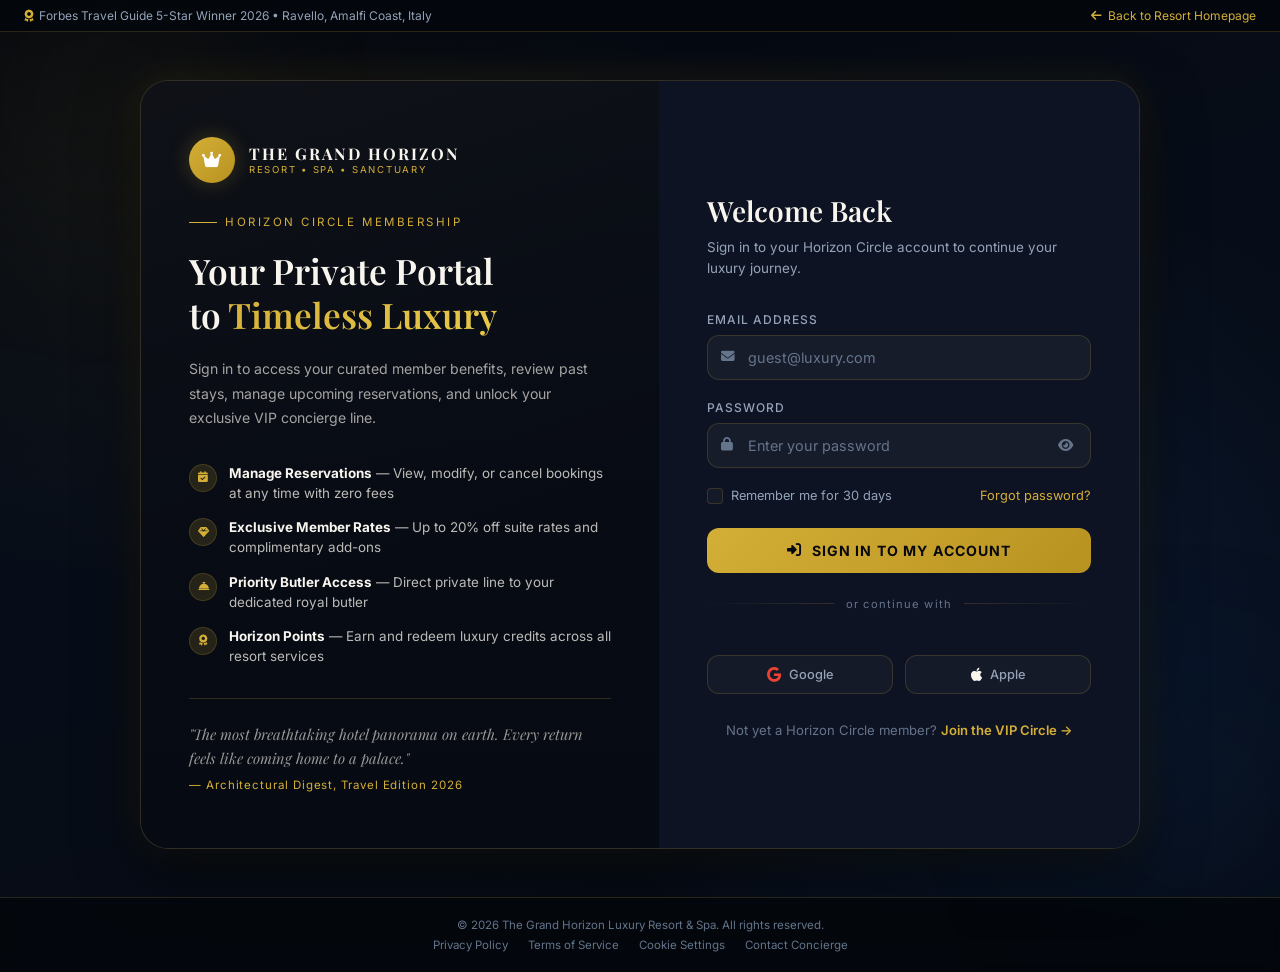
<file: login.html>
<!DOCTYPE html>
<html lang="en">
<head>
  <meta charset="UTF-8">
  <meta name="viewport" content="width=device-width, initial-scale=1.0">
  <title>Member Login | The Grand Horizon Resort & Spa</title>
  <meta name="description" content="Sign in to your Grand Horizon Circle membership account to manage reservations, access exclusive offers, and enjoy personalized butler service.">

  <!-- Favicon -->
  <link rel="icon" href="data:image/svg+xml,<svg xmlns='http://www.w3.org/2000/svg' viewBox='0 0 24 24' fill='%23d4af37'><path d='M2 19h20v2H2v-2zM2 5l5 3.5L12 3l5 5.5L22 5v12H2V5z'/></svg>">

  <!-- Font Awesome 6 -->
  <link rel="stylesheet" href="https://cdnjs.cloudflare.com/ajax/libs/font-awesome/6.5.1/css/all.min.css">

  <!-- Google Fonts -->
  <link rel="preconnect" href="https://fonts.googleapis.com">
  <link rel="preconnect" href="https://fonts.gstatic.com" crossorigin>
  <link href="https://fonts.googleapis.com/css2?family=Playfair+Display:wght@400;500;600;700&family=Inter:wght@300;400;500;600&display=swap" rel="stylesheet">

  <style>
    /* =====================================================
       CSS Variables — Mirror of main site palette
       ===================================================== */
    :root {
      --gold-primary:  #d4af37;
      --gold-light:    #e8c94a;
      --gold-dark:     #b8921f;
      --gold-muted:    rgba(212, 175, 55, 0.15);
      --gold-glow:     rgba(212, 175, 55, 0.25);

      --bg-deepest:    #04070d;
      --bg-dark:       #070d18;
      --bg-primary:    #090e1a;
      --bg-card:       rgba(14, 20, 35, 0.95);
      --bg-glass:      rgba(9, 14, 26, 0.85);

      --border-subtle: rgba(212, 175, 55, 0.18);
      --border-hover:  rgba(212, 175, 55, 0.5);

      --text-white:    #f8f5ee;
      --text-muted:    #94a3b8;
      --text-dim:      #64748b;

      --font-serif:    'Playfair Display', Georgia, serif;
      --font-sans:     'Inter', system-ui, sans-serif;

      --radius-sm:     6px;
      --radius-md:     12px;
      --radius-lg:     20px;
      --radius-xl:     28px;

      --shadow-gold:   0 0 40px rgba(212, 175, 55, 0.12);
      --shadow-lg:     0 20px 60px rgba(0, 0, 0, 0.6);
      --shadow-card:   0 8px 32px rgba(0, 0, 0, 0.5);

      --transition:    all 0.3s cubic-bezier(0.4, 0, 0.2, 1);
    }

    /* =====================================================
       Reset & Base
       ===================================================== */
    *, *::before, *::after { box-sizing: border-box; margin: 0; padding: 0; }

    html { scroll-behavior: smooth; }

    body {
      font-family: var(--font-sans);
      background-color: var(--bg-deepest);
      color: var(--text-white);
      min-height: 100vh;
      overflow-x: hidden;
      display: flex;
      flex-direction: column;
    }

    /* =====================================================
       Animated Background
       ===================================================== */
    .login-bg {
      position: fixed;
      inset: 0;
      z-index: 0;
      background:
        radial-gradient(ellipse 80% 60% at 20% 30%, rgba(212, 175, 55, 0.05) 0%, transparent 60%),
        radial-gradient(ellipse 60% 80% at 80% 70%, rgba(14, 40, 80, 0.4) 0%, transparent 60%),
        linear-gradient(165deg, #04070d 0%, #070d18 40%, #060b15 100%);
    }

    .login-bg-image {
      position: fixed;
      inset: 0;
      z-index: 0;
      background-image: url('https://images.unsplash.com/photo-1540555700478-4be289fbecef?auto=format&fit=crop&w=2000&q=60');
      background-size: cover;
      background-position: center;
      opacity: 0.08;
      filter: saturate(0.4) blur(2px);
    }

    /* Floating orb decorations */
    .orb {
      position: fixed;
      border-radius: 50%;
      filter: blur(80px);
      pointer-events: none;
      z-index: 0;
      animation: orbDrift 12s ease-in-out infinite alternate;
    }
    .orb-1 {
      width: 400px; height: 400px;
      background: radial-gradient(circle, rgba(212,175,55,0.07) 0%, transparent 70%);
      top: -100px; left: -100px;
      animation-delay: 0s;
    }
    .orb-2 {
      width: 350px; height: 350px;
      background: radial-gradient(circle, rgba(14,60,120,0.12) 0%, transparent 70%);
      bottom: -80px; right: -80px;
      animation-delay: -6s;
    }
    .orb-3 {
      width: 200px; height: 200px;
      background: radial-gradient(circle, rgba(212,175,55,0.05) 0%, transparent 70%);
      top: 50%; left: 60%;
      animation-delay: -3s;
    }

    @keyframes orbDrift {
      0%   { transform: translate(0, 0) scale(1); }
      100% { transform: translate(30px, 20px) scale(1.1); }
    }

    /* =====================================================
       Top Bar
       ===================================================== */
    .top-bar {
      position: relative;
      z-index: 10;
      background: rgba(4, 7, 13, 0.9);
      border-bottom: 1px solid var(--border-subtle);
      padding: 8px 24px;
      display: flex;
      justify-content: space-between;
      align-items: center;
      backdrop-filter: blur(12px);
      font-size: 0.75rem;
      color: var(--text-muted);
    }
    .top-bar a {
      color: var(--gold-primary);
      text-decoration: none;
      transition: var(--transition);
      display: flex;
      align-items: center;
      gap: 6px;
    }
    .top-bar a:hover { color: var(--gold-light); }
    .top-bar-left { display: flex; align-items: center; gap: 6px; }

    /* =====================================================
       Main Layout
       ===================================================== */
    .login-wrapper {
      position: relative;
      z-index: 2;
      flex: 1;
      display: flex;
      align-items: center;
      justify-content: center;
      padding: 48px 20px;
      min-height: calc(100vh - 100px);
    }

    .login-grid {
      display: grid;
      grid-template-columns: 1fr 480px;
      gap: 0;
      width: 100%;
      max-width: 1000px;
      background: var(--bg-card);
      border: 1px solid var(--border-subtle);
      border-radius: var(--radius-xl);
      overflow: hidden;
      box-shadow: var(--shadow-lg), var(--shadow-gold);
    }

    /* =====================================================
       Left Panel — Brand & Benefits
       ===================================================== */
    .login-left {
      position: relative;
      padding: 56px 48px;
      background:
        linear-gradient(160deg, rgba(212,175,55,0.08) 0%, rgba(14,20,35,0.6) 60%),
        url('https://images.unsplash.com/photo-1566073771259-6a8506099945?auto=format&fit=crop&w=900&q=70') center/cover no-repeat;
      display: flex;
      flex-direction: column;
      justify-content: space-between;
      overflow: hidden;
    }

    .login-left::before {
      content: '';
      position: absolute;
      inset: 0;
      background: linear-gradient(to bottom, rgba(4,7,13,0.55) 0%, rgba(4,7,13,0.75) 100%);
    }

    .login-left > * { position: relative; z-index: 1; }

    .brand-logo {
      display: flex;
      align-items: center;
      gap: 14px;
      text-decoration: none;
    }
    .brand-crest {
      width: 46px; height: 46px;
      background: linear-gradient(135deg, var(--gold-primary), var(--gold-dark));
      border-radius: 50%;
      display: grid;
      place-items: center;
      font-size: 1.1rem;
      color: #fff;
      flex-shrink: 0;
      box-shadow: 0 0 20px var(--gold-glow);
    }
    .brand-title {
      display: block;
      font-family: var(--font-serif);
      font-size: 1rem;
      font-weight: 700;
      letter-spacing: 0.12em;
      color: var(--text-white);
      line-height: 1.1;
    }
    .brand-subtitle {
      display: block;
      font-size: 0.6rem;
      letter-spacing: 0.18em;
      color: var(--gold-primary);
      margin-top: 2px;
    }

    .login-left-content { flex: 1; display: flex; flex-direction: column; justify-content: center; padding: 32px 0; }

    .left-tagline {
      font-size: 0.72rem;
      letter-spacing: 0.22em;
      text-transform: uppercase;
      color: var(--gold-primary);
      display: flex;
      align-items: center;
      gap: 8px;
      margin-bottom: 20px;
    }
    .left-tagline::before {
      content: '';
      display: block;
      width: 28px;
      height: 1px;
      background: var(--gold-primary);
    }

    .left-title {
      font-family: var(--font-serif);
      font-size: clamp(1.6rem, 3vw, 2.2rem);
      font-weight: 600;
      line-height: 1.25;
      color: var(--text-white);
      margin-bottom: 20px;
    }
    .left-title span {
      background: linear-gradient(135deg, var(--gold-primary), var(--gold-light));
      -webkit-background-clip: text;
      -webkit-text-fill-color: transparent;
      background-clip: text;
    }

    .left-desc {
      font-size: 0.88rem;
      color: rgba(248, 245, 238, 0.65);
      line-height: 1.75;
      margin-bottom: 32px;
    }

    .perks-list {
      list-style: none;
      display: flex;
      flex-direction: column;
      gap: 14px;
    }
    .perks-list li {
      display: flex;
      align-items: flex-start;
      gap: 12px;
      font-size: 0.84rem;
      color: rgba(248, 245, 238, 0.75);
      line-height: 1.5;
    }
    .perks-list li .perk-icon {
      width: 28px;
      height: 28px;
      border-radius: 50%;
      background: var(--gold-muted);
      border: 1px solid var(--border-subtle);
      display: grid;
      place-items: center;
      flex-shrink: 0;
      font-size: 0.7rem;
      color: var(--gold-primary);
      margin-top: 1px;
    }

    .login-left-quote {
      border-top: 1px solid rgba(212, 175, 55, 0.2);
      padding-top: 24px;
    }
    .quote-text {
      font-family: var(--font-serif);
      font-size: 0.92rem;
      font-style: italic;
      color: rgba(248, 245, 238, 0.6);
      line-height: 1.6;
      margin-bottom: 8px;
    }
    .quote-author {
      font-size: 0.72rem;
      color: var(--gold-primary);
      letter-spacing: 0.08em;
    }

    /* =====================================================
       Right Panel — Login Form
       ===================================================== */
    .login-right {
      padding: 56px 48px;
      background: var(--bg-card);
      display: flex;
      flex-direction: column;
      justify-content: center;
    }

    .login-form-header { margin-bottom: 32px; }
    .login-form-title {
      font-family: var(--font-serif);
      font-size: 1.75rem;
      font-weight: 600;
      color: var(--text-white);
      margin-bottom: 8px;
    }
    .login-form-subtitle {
      font-size: 0.84rem;
      color: var(--text-muted);
      line-height: 1.6;
    }

    /* Gold divider */
    .gold-divider {
      display: flex;
      align-items: center;
      gap: 12px;
      margin: 24px 0;
    }
    .gold-divider::before,
    .gold-divider::after {
      content: '';
      flex: 1;
      height: 1px;
      background: linear-gradient(to right, transparent, var(--border-subtle));
    }
    .gold-divider::after { background: linear-gradient(to left, transparent, var(--border-subtle)); }
    .gold-divider span { font-size: 0.7rem; color: var(--text-dim); letter-spacing: 0.1em; white-space: nowrap; }

    /* Form Fields */
    .form-group { margin-bottom: 20px; }

    .form-label {
      display: block;
      font-size: 0.75rem;
      font-weight: 500;
      letter-spacing: 0.08em;
      color: var(--text-muted);
      text-transform: uppercase;
      margin-bottom: 8px;
    }

    .input-wrap {
      position: relative;
      display: flex;
      align-items: center;
    }

    .input-icon {
      position: absolute;
      left: 14px;
      color: var(--text-dim);
      font-size: 0.85rem;
      transition: var(--transition);
      pointer-events: none;
      z-index: 1;
    }

    .form-input {
      width: 100%;
      padding: 13px 14px 13px 40px;
      background: rgba(255, 255, 255, 0.04);
      border: 1px solid var(--border-subtle);
      border-radius: var(--radius-md);
      color: var(--text-white);
      font-family: var(--font-sans);
      font-size: 0.9rem;
      transition: var(--transition);
      outline: none;
    }
    .form-input::placeholder { color: var(--text-dim); }

    .form-input:focus {
      border-color: var(--gold-primary);
      background: rgba(212, 175, 55, 0.04);
      box-shadow: 0 0 0 3px rgba(212, 175, 55, 0.08);
    }
    .form-input:focus + .input-icon,
    .input-wrap:focus-within .input-icon { color: var(--gold-primary); }

    /* Password toggle */
    .password-toggle {
      position: absolute;
      right: 14px;
      background: none;
      border: none;
      color: var(--text-dim);
      cursor: pointer;
      font-size: 0.85rem;
      transition: var(--transition);
      padding: 4px;
      z-index: 1;
    }
    .password-toggle:hover { color: var(--gold-primary); }

    /* Remember & Forgot */
    .form-options {
      display: flex;
      justify-content: space-between;
      align-items: center;
      margin-bottom: 24px;
    }
    .remember-wrap {
      display: flex;
      align-items: center;
      gap: 8px;
      cursor: pointer;
    }
    .custom-checkbox {
      width: 16px;
      height: 16px;
      border: 1px solid var(--border-subtle);
      border-radius: 4px;
      background: rgba(255,255,255,0.03);
      display: grid;
      place-items: center;
      cursor: pointer;
      transition: var(--transition);
      flex-shrink: 0;
    }
    .custom-checkbox.checked {
      background: var(--gold-primary);
      border-color: var(--gold-primary);
    }
    .custom-checkbox.checked::after {
      content: '';
      width: 8px;
      height: 5px;
      border-left: 1.5px solid #fff;
      border-bottom: 1.5px solid #fff;
      transform: rotate(-45deg) translateY(-1px);
      display: block;
    }
    .remember-label { font-size: 0.8rem; color: var(--text-muted); cursor: pointer; user-select: none; }

    .forgot-link {
      font-size: 0.8rem;
      color: var(--gold-primary);
      text-decoration: none;
      transition: var(--transition);
    }
    .forgot-link:hover { color: var(--gold-light); text-decoration: underline; }

    /* Submit Button */
    .btn-login {
      width: 100%;
      padding: 14px 24px;
      background: linear-gradient(135deg, var(--gold-primary) 0%, var(--gold-dark) 100%);
      border: none;
      border-radius: var(--radius-md);
      color: #07090f;
      font-family: var(--font-sans);
      font-size: 0.88rem;
      font-weight: 700;
      letter-spacing: 0.08em;
      text-transform: uppercase;
      cursor: pointer;
      transition: var(--transition);
      display: flex;
      align-items: center;
      justify-content: center;
      gap: 10px;
      position: relative;
      overflow: hidden;
    }
    .btn-login::before {
      content: '';
      position: absolute;
      inset: 0;
      background: linear-gradient(135deg, var(--gold-light), var(--gold-primary));
      opacity: 0;
      transition: var(--transition);
    }
    .btn-login:hover::before { opacity: 1; }
    .btn-login:hover { transform: translateY(-1px); box-shadow: 0 8px 24px rgba(212,175,55,0.3); }
    .btn-login:active { transform: translateY(0); }
    .btn-login span, .btn-login i { position: relative; z-index: 1; }

    /* Social Login */
    .social-login-grid {
      display: grid;
      grid-template-columns: 1fr 1fr;
      gap: 12px;
      margin-top: 20px;
    }
    .btn-social {
      display: flex;
      align-items: center;
      justify-content: center;
      gap: 8px;
      padding: 11px 16px;
      background: rgba(255,255,255,0.03);
      border: 1px solid var(--border-subtle);
      border-radius: var(--radius-md);
      color: var(--text-muted);
      font-family: var(--font-sans);
      font-size: 0.8rem;
      font-weight: 500;
      cursor: pointer;
      text-decoration: none;
      transition: var(--transition);
    }
    .btn-social:hover {
      border-color: var(--border-hover);
      background: rgba(255,255,255,0.06);
      color: var(--text-white);
    }
    .btn-social i { font-size: 0.95rem; }
    .btn-social .google-g { color: #ea4335; }
    .btn-social .apple-icon { color: var(--text-white); }

    /* Register Link */
    .register-link-row {
      text-align: center;
      margin-top: 28px;
      font-size: 0.82rem;
      color: var(--text-dim);
    }
    .register-link-row a {
      color: var(--gold-primary);
      text-decoration: none;
      font-weight: 600;
      transition: var(--transition);
    }
    .register-link-row a:hover { color: var(--gold-light); }

    /* Success / Error Message */
    .form-message {
      padding: 12px 16px;
      border-radius: var(--radius-sm);
      font-size: 0.82rem;
      margin-bottom: 20px;
      display: none;
      align-items: center;
      gap: 10px;
    }
    .form-message.success {
      background: rgba(34, 197, 94, 0.1);
      border: 1px solid rgba(34, 197, 94, 0.3);
      color: #4ade80;
      display: flex;
    }
    .form-message.error {
      background: rgba(239, 68, 68, 0.1);
      border: 1px solid rgba(239, 68, 68, 0.3);
      color: #f87171;
      display: flex;
    }

    /* Loading spinner */
    .spinner {
      width: 16px;
      height: 16px;
      border: 2px solid rgba(7, 9, 15, 0.3);
      border-top-color: #07090f;
      border-radius: 50%;
      animation: spin 0.6s linear infinite;
      display: none;
    }
    @keyframes spin { to { transform: rotate(360deg); } }

    /* =====================================================
       Footer
       ===================================================== */
    .login-footer {
      position: relative;
      z-index: 2;
      text-align: center;
      padding: 20px 24px;
      border-top: 1px solid var(--border-subtle);
      font-size: 0.72rem;
      color: var(--text-dim);
      background: rgba(4, 7, 13, 0.6);
      backdrop-filter: blur(8px);
    }
    .login-footer a { color: var(--text-dim); text-decoration: none; transition: var(--transition); }
    .login-footer a:hover { color: var(--gold-primary); }
    .login-footer-links { display: flex; justify-content: center; gap: 20px; margin-top: 6px; flex-wrap: wrap; }

    /* =====================================================
       Responsive
       ===================================================== */
    @media (max-width: 860px) {
      .login-grid { grid-template-columns: 1fr; max-width: 480px; }
      .login-left { display: none; }
      .login-right { padding: 40px 32px; }
    }

    @media (max-width: 480px) {
      .login-right { padding: 32px 24px; }
      .social-login-grid { grid-template-columns: 1fr; }
    }

    /* =====================================================
       Entrance Animation
       ===================================================== */
    .login-grid {
      animation: fadeSlideUp 0.6s cubic-bezier(0.4, 0, 0.2, 1) forwards;
    }
    @keyframes fadeSlideUp {
      from { opacity: 0; transform: translateY(24px); }
      to   { opacity: 1; transform: translateY(0); }
    }
  </style>
</head>
<body>

  <!-- Background layers -->
  <div class="login-bg"></div>
  <div class="login-bg-image"></div>
  <div class="orb orb-1"></div>
  <div class="orb orb-2"></div>
  <div class="orb orb-3"></div>

  <!-- ======================================================
       Top Utility Bar
       ====================================================== -->
  <div class="top-bar">
    <div class="top-bar-left">
      <i class="fa-solid fa-award" style="color: var(--gold-primary);"></i>
      <span>Forbes Travel Guide 5-Star Winner 2026 &bull; Ravello, Amalfi Coast, Italy</span>
    </div>
    <a href="index.html">
      <i class="fa-solid fa-arrow-left"></i>
      Back to Resort Homepage
    </a>
  </div>

  <!-- ======================================================
       Main Login Area
       ====================================================== -->
  <div class="login-wrapper">
    <div class="login-grid">

      <!-- Left Panel: Brand & Benefits -->
      <div class="login-left">
        <a href="index.html" class="brand-logo">
          <div class="brand-crest"><i class="fa-solid fa-crown"></i></div>
          <div>
            <span class="brand-title">THE GRAND HORIZON</span>
            <span class="brand-subtitle">RESORT &bull; SPA &bull; SANCTUARY</span>
          </div>
        </a>

        <div class="login-left-content">
          <div class="left-tagline">Horizon Circle Membership</div>
          <h2 class="left-title">
            Your Private Portal<br>
            to <span>Timeless Luxury</span>
          </h2>
          <p class="left-desc">
            Sign in to access your curated member benefits, review past stays, manage upcoming reservations, and unlock your exclusive VIP concierge line.
          </p>

          <ul class="perks-list">
            <li>
              <span class="perk-icon"><i class="fa-solid fa-calendar-check"></i></span>
              <span><strong style="color: var(--text-white);">Manage Reservations</strong> — View, modify, or cancel bookings at any time with zero fees</span>
            </li>
            <li>
              <span class="perk-icon"><i class="fa-solid fa-gem"></i></span>
              <span><strong style="color: var(--text-white);">Exclusive Member Rates</strong> — Up to 20% off suite rates and complimentary add-ons</span>
            </li>
            <li>
              <span class="perk-icon"><i class="fa-solid fa-bell-concierge"></i></span>
              <span><strong style="color: var(--text-white);">Priority Butler Access</strong> — Direct private line to your dedicated royal butler</span>
            </li>
            <li>
              <span class="perk-icon"><i class="fa-solid fa-award"></i></span>
              <span><strong style="color: var(--text-white);">Horizon Points</strong> — Earn and redeem luxury credits across all resort services</span>
            </li>
          </ul>
        </div>

        <div class="login-left-quote">
          <p class="quote-text">"The most breathtaking hotel panorama on earth. Every return feels like coming home to a palace."</p>
          <div class="quote-author">&mdash; Architectural Digest, Travel Edition 2026</div>
        </div>
      </div>

      <!-- Right Panel: Login Form -->
      <div class="login-right">
        <div class="login-form-header">
          <h1 class="login-form-title">Welcome Back</h1>
          <p class="login-form-subtitle">Sign in to your Horizon Circle account to continue your luxury journey.</p>
        </div>

        <!-- Status Message -->
        <div class="form-message" id="formMessage">
          <i class="fa-solid fa-circle-check"></i>
          <span id="formMessageText"></span>
        </div>

        <!-- Login Form -->
        <form id="loginForm" autocomplete="on" novalidate>

          <!-- Email -->
          <div class="form-group">
            <label class="form-label" for="loginEmail">Email Address</label>
            <div class="input-wrap">
              <input
                type="email"
                id="loginEmail"
                class="form-input"
                placeholder="guest@luxury.com"
                autocomplete="email"
                required
              >
              <i class="fa-solid fa-envelope input-icon"></i>
            </div>
          </div>

          <!-- Password -->
          <div class="form-group">
            <label class="form-label" for="loginPassword">Password</label>
            <div class="input-wrap">
              <input
                type="password"
                id="loginPassword"
                class="form-input"
                placeholder="Enter your password"
                autocomplete="current-password"
                required
              >
              <i class="fa-solid fa-lock input-icon"></i>
              <button type="button" class="password-toggle" id="passwordToggle" aria-label="Toggle password visibility">
                <i class="fa-solid fa-eye" id="passwordToggleIcon"></i>
              </button>
            </div>
          </div>

          <!-- Remember & Forgot -->
          <div class="form-options">
            <label class="remember-wrap" onclick="toggleRemember()">
              <div class="custom-checkbox" id="rememberBox"></div>
              <span class="remember-label">Remember me for 30 days</span>
            </label>
            <a href="#" class="forgot-link" onclick="handleForgotPassword(event)">Forgot password?</a>
          </div>

          <!-- Submit -->
          <button type="submit" class="btn-login" id="loginBtn">
            <div class="spinner" id="loginSpinner"></div>
            <i class="fa-solid fa-right-to-bracket" id="loginBtnIcon"></i>
            <span id="loginBtnText">Sign In to My Account</span>
          </button>
        </form>

        <!-- Divider -->
        <div class="gold-divider"><span>or continue with</span></div>

        <!-- Social Login -->
        <div class="social-login-grid">
          <a href="#" class="btn-social" onclick="handleSocialLogin(event, 'Google')">
            <i class="fa-brands fa-google google-g"></i>
            <span>Google</span>
          </a>
          <a href="#" class="btn-social" onclick="handleSocialLogin(event, 'Apple')">
            <i class="fa-brands fa-apple apple-icon"></i>
            <span>Apple</span>
          </a>
        </div>

        <!-- Register -->
        <div class="register-link-row">
          Not yet a Horizon Circle member?
          <a href="register.html" id="registerLink">Join the VIP Circle &rarr;</a>
        </div>
      </div>

    </div>
  </div>

  <!-- ======================================================
       Footer
       ====================================================== -->
  <footer class="login-footer">
    <div>&copy; 2026 The Grand Horizon Luxury Resort &amp; Spa. All rights reserved.</div>
    <div class="login-footer-links">
      <a href="#">Privacy Policy</a>
      <a href="#">Terms of Service</a>
      <a href="#">Cookie Settings</a>
      <a href="index.html#contact">Contact Concierge</a>
    </div>
  </footer>

  <!-- ======================================================
       JavaScript
       ====================================================== -->
  <script>
    'use strict';

    /* -------------------------------------------------------
       Password visibility toggle
    ------------------------------------------------------- */
    const passwordToggle = document.getElementById('passwordToggle');
    const passwordInput  = document.getElementById('loginPassword');
    const toggleIcon     = document.getElementById('passwordToggleIcon');

    passwordToggle.addEventListener('click', () => {
      const isHidden = passwordInput.type === 'password';
      passwordInput.type = isHidden ? 'text' : 'password';
      toggleIcon.className = isHidden ? 'fa-solid fa-eye-slash' : 'fa-solid fa-eye';
    });

    /* -------------------------------------------------------
       Remember me checkbox
    ------------------------------------------------------- */
    const rememberBox = document.getElementById('rememberBox');
    let isRemembered = false;

    function toggleRemember() {
      isRemembered = !isRemembered;
      rememberBox.classList.toggle('checked', isRemembered);
    }

    /* -------------------------------------------------------
       Show form message
    ------------------------------------------------------- */
    function showMessage(type, text) {
      const msg  = document.getElementById('formMessage');
      const span = document.getElementById('formMessageText');
      const icon = msg.querySelector('i');

      msg.className = `form-message ${type}`;
      icon.className = type === 'success'
        ? 'fa-solid fa-circle-check'
        : 'fa-solid fa-circle-exclamation';
      span.textContent = text;
    }

    function hideMessage() {
      document.getElementById('formMessage').className = 'form-message';
    }

    /* -------------------------------------------------------
       Forgot password handler
    ------------------------------------------------------- */
    function handleForgotPassword(e) {
      e.preventDefault();
      const email = document.getElementById('loginEmail').value.trim();
      if (email && /^[^\s@]+@[^\s@]+\.[^\s@]+$/.test(email)) {
        showMessage('success', `A password reset link has been sent to ${email}. Please check your inbox.`);
      } else {
        showMessage('error', 'Please enter your registered email address first, then click "Forgot password?".');
        document.getElementById('loginEmail').focus();
      }
    }

    /* -------------------------------------------------------
       Social login handler (demo)
    ------------------------------------------------------- */
    function handleSocialLogin(e, provider) {
      e.preventDefault();
      showMessage('success', `Redirecting to ${provider} authentication… (Demo mode)`);
    }

    /* -------------------------------------------------------
       Main Login Form Submit
    ------------------------------------------------------- */
    document.getElementById('loginForm').addEventListener('submit', async function(e) {
      e.preventDefault();
      hideMessage();

      const email    = document.getElementById('loginEmail').value.trim();
      const password = document.getElementById('loginPassword').value;

      // Basic validation
      if (!email || !/^[^\s@]+@[^\s@]+\.[^\s@]+$/.test(email)) {
        showMessage('error', 'Please enter a valid email address.');
        document.getElementById('loginEmail').focus();
        return;
      }
      if (!password || password.length < 6) {
        showMessage('error', 'Password must be at least 6 characters.');
        document.getElementById('loginPassword').focus();
        return;
      }

      // Show loading state
      const btn      = document.getElementById('loginBtn');
      const spinner  = document.getElementById('loginSpinner');
      const icon     = document.getElementById('loginBtnIcon');
      const btnText  = document.getElementById('loginBtnText');

      btn.disabled   = true;
      spinner.style.display = 'block';
      icon.style.display    = 'none';
      btnText.textContent   = 'Authenticating…';

      // Simulate async authentication (replace with real API call)
      await new Promise(r => setTimeout(r, 1800));

      // --- DEMO LOGIC ---
      // In production: replace with fetch('/api/auth/login', { method:'POST', body: JSON.stringify({email, password}) })
      const DEMO_EMAIL    = 'guest@luxury.com';
      const DEMO_PASSWORD = 'horizon2026';

      if (email === DEMO_EMAIL && password === DEMO_PASSWORD) {
        spinner.style.display = 'none';
        icon.style.display    = 'inline';
        icon.className        = 'fa-solid fa-circle-check';
        btnText.textContent   = 'Signed In Successfully!';

        showMessage('success', `Welcome back! Redirecting to your member dashboard…`);

        // Redirect after short delay
        setTimeout(() => { window.location.href = 'index.html'; }, 1800);
      } else {
        // Reset button
        btn.disabled          = false;
        spinner.style.display = 'none';
        icon.style.display    = 'inline';
        icon.className        = 'fa-solid fa-right-to-bracket';
        btnText.textContent   = 'Sign In to My Account';

        showMessage('error', 'Invalid email or password. Demo credentials: guest@luxury.com / horizon2026');
        document.getElementById('loginPassword').value = '';
        document.getElementById('loginPassword').focus();
      }
    });

    /* -------------------------------------------------------
       Prefill demo hint on focus (optional UX helper)
    ------------------------------------------------------- */
    document.getElementById('loginEmail').addEventListener('focus', function() {
      if (!this.value) this.placeholder = 'Try: guest@luxury.com';
    });
    document.getElementById('loginPassword').addEventListener('focus', function() {
      if (!this.value) this.placeholder = 'Try: horizon2026';
    });
  </script>

</body>
</html>
</file>
